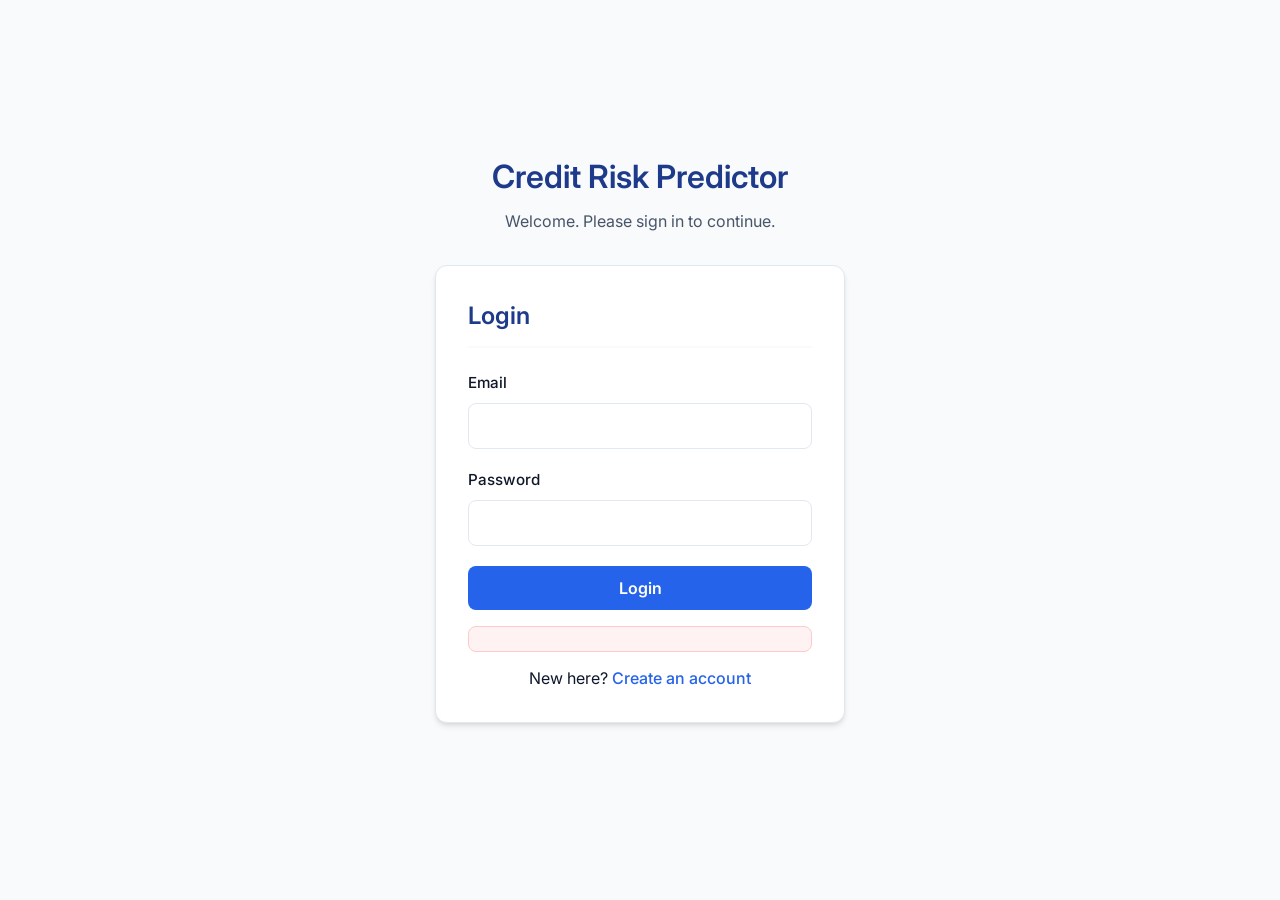
<file: frontend/index.html>
<!DOCTYPE html>
<html lang="en">
<head>
    <meta charset="UTF-8" />
    <meta name="viewport" content="width=device-width, initial-scale=1.0"/>
    <title>Credit Card Scoring Prediction</title>
    <link href="https://fonts.googleapis.com/css2?family=Inter:wght@400;500;600;700&display=swap" rel="stylesheet">
    <link rel="stylesheet" href="style.css"/>
</head>
<body>
    <div class="main-container">
        <div class="navbar">
            <div class="user-info">Bank Logo / Portal</div>
            <div>
                <a href="login.html" class="btn-logout" style="margin-right: 10px;">Login</a>
                <a href="register.html" class="btn-primary" style="padding: 8px 16px;">Register</a>
            </div>
        </div>

        <div class="header">
            <h1>Credit Risk Assessment</h1>
            <p>Enterprise-grade credit eligibility evaluation system</p>
        </div>

        <div class="container">
            <div class="form-section">
                <h2>Enter Your Details</h2>
                <form id="predict-form">
                    <div class="form-group">
                        <label for="age">Age</label>
                        <input type="number" id="age" min="18" max="100" placeholder="Enter your age" required/>
                    </div>
                    <div class="form-group">
                        <label for="income">Annual Income ($)</label>
                        <input type="number" id="income" min="0" placeholder="Enter annual income" required/>
                    </div>
                    <div class="form-group">
                        <label for="credit_score">Credit Score</label>
                        <input type="number" id="credit_score" min="300" max="850" placeholder="Enter credit score (300-850)" required/>
                    </div>
                    <div class="form-group">
                        <label for="loan_amount">Loan Amount ($)</label>
                        <input type="number" id="loan_amount" min="0" placeholder="Enter loan amount" required/>
                    </div>
                    <button type="submit" class="btn-predict">Analyze Risk Profile</button>
                </form>
            </div>

            <div id="result" class="result-section hidden"></div>
        </div>

        <div class="history-section">
            <h2>Prediction History</h2>
            <button id="load-history" class="btn-history">Load History</button>
            <div class="table-wrapper">
                <table id="history-table">
                    <thead>
                        <tr>
                            <th>ID</th><th>Age</th><th>Income</th><th>Credit Score</th><th>Loan Amount</th><th>Result</th><th>Probability</th><th>Time</th>
                        </tr>
                    </thead>
                    <tbody></tbody>
                </table>
            </div>
        </div>
    </div>
    <script src="script.js"></script>
</body>
</html>
</file>
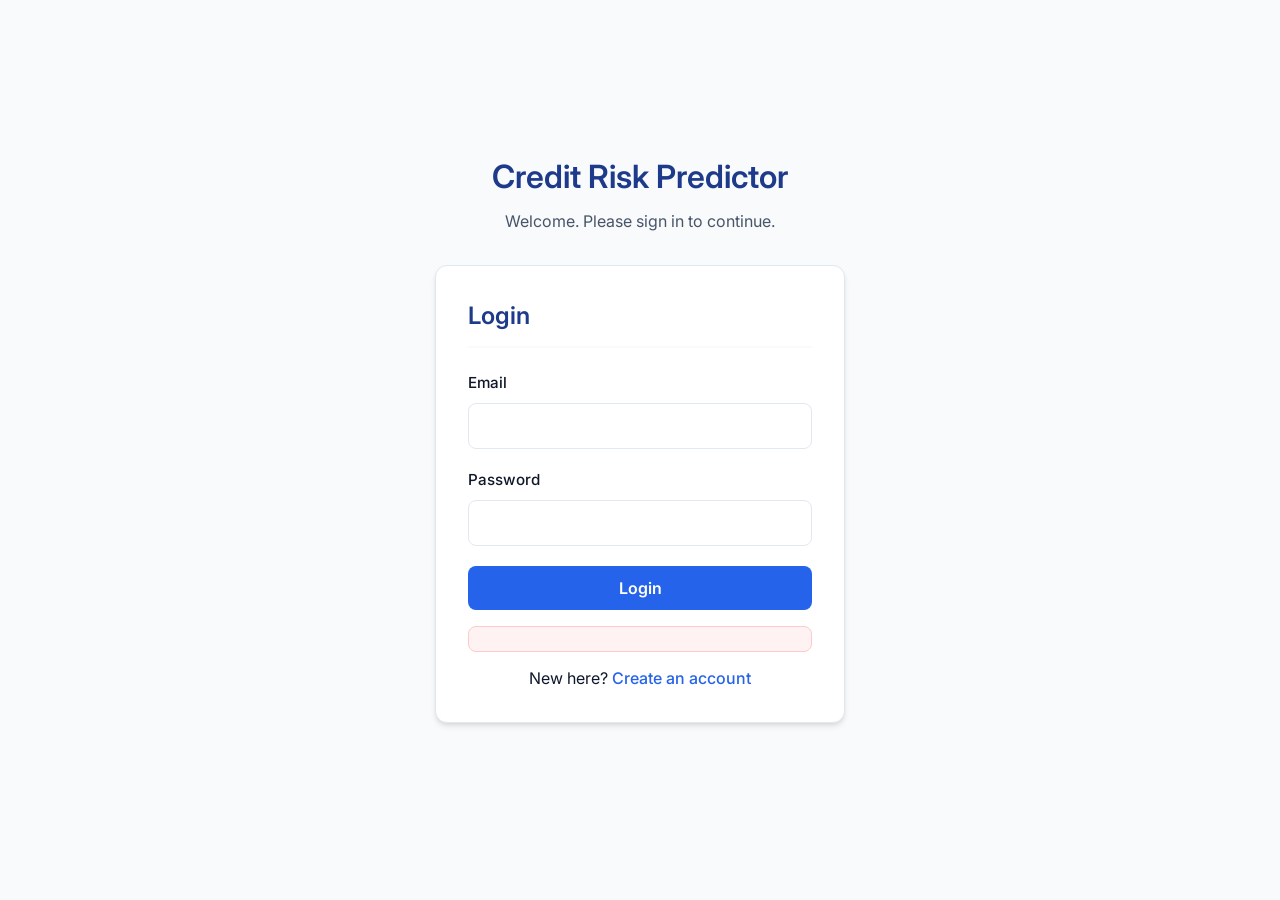
<file: frontend/admin-dashboard.html>
<!DOCTYPE html>
<html lang="en">
<head>
    <meta charset="UTF-8" />
    <meta name="viewport" content="width=device-width, initial-scale=1.0"/>
    <title>Admin Dashboard - Credit Predictor</title>
    <link rel="stylesheet" href="style.css"/>
    <style>
        .navbar {
            display: flex;
            justify-content: space-between;
            align-items: center;
            background: rgba(255, 255, 255, 0.95);
            padding: 15px 30px;
            border-radius: 15px;
            margin-bottom: 20px;
            box-shadow: 0 5px 15px rgba(0,0,0,0.1);
        }
        .user-info { font-weight: bold; color: #333; }
        .btn-logout {
            padding: 8px 15px;
            background: #ff006e;
            color: white;
            border: none;
            border-radius: 8px;
            cursor: pointer;
            font-weight: bold;
        }
        .admin-section {
            background: rgba(255, 255, 255, 0.95);
            border-radius: 25px;
            padding: 30px;
            margin-bottom: 30px;
            box-shadow: 0 10px 30px rgba(0,0,0,0.1);
        }
    </style>
</head>
<body>
    <div class="admin-layout">
        <div class="sidebar">
            <h2>Credit Admin</h2>
            <div class="sidebar-nav">
                <a href="#" class="active">Overview</a>
                <a href="#users-section">Users</a>
                <a href="#applications-section">History</a>
            </div>
            <div style="margin-top: auto;">
                <button class="btn-logout" id="logout-btn" style="width: 100%;">Logout</button>
            </div>
        </div>

        <div class="admin-main">
            <div class="navbar" style="margin-bottom: 30px;">
                <div class="user-info">Welcome, <span id="admin-name">Admin</span>!</div>
                <div>Administrator Dashboard</div>
            </div>

            <div class="stats-grid">
                <div class="stat-card">
                    <span class="label">Total Users</span>
                    <span class="value" id="stat-total-users">0</span>
                </div>
                <div class="stat-card">
                    <span class="label">Total Applications</span>
                    <span class="value" id="stat-total-apps">0</span>
                </div>
                <div class="stat-card">
                    <span class="label">High Risk Cases</span>
                    <span class="value" id="stat-high-risk" style="color: var(--danger-color);">0</span>
                </div>
                <div class="stat-card">
                    <span class="label">System Status</span>
                    <span class="value" style="color: var(--success-color); font-size: 1.2rem;">ONLINE</span>
                </div>
            </div>

            <div id="users-section" class="admin-section">
                <h2>Registered Users</h2>
                <div class="table-wrapper">
                    <table id="users-table">
                        <thead>
                            <tr>
                                <th>ID</th><th>Name</th><th>Email</th><th>Role</th><th>Actions</th>
                            </tr>
                        </thead>
                        <tbody></tbody>
                    </table>
                </div>
            </div>

            <div id="applications-section" class="admin-section">
                <h2>Credit Entry History</h2>
                <div class="search-bar">
                    <input type="text" id="history-search" placeholder="Search by User ID or Amount..." class="form-control" />
                </div>
                <div class="table-wrapper">
                    <table id="apps-table">
                        <thead>
                            <tr>
                                <th>User ID</th><th>Time</th><th>Amount</th><th>Score</th><th>Risk</th><th>Details</th>
                            </tr>
                        </thead>
                        <tbody></tbody>
                    </table>
                </div>
            </div>
        </div>
    </div>

    <!-- Chatbot Widget -->
    <div class="chatbot-widget">
        <button class="chat-button" id="chat-toggle">💬</button>
        <div class="chat-window" id="chat-window">
            <div class="chat-header">
                <span>AI Support Bot</span>
                <button id="chat-close" style="background:none; border:none; color:white; cursor:pointer;">✕</button>
            </div>
            <div class="chat-messages" id="chat-messages">
                <div class="message bot">Hello! I'm your AI assistant. How can I help you manage the system today?</div>
            </div>
            <div class="chat-input-area">
                <input type="text" id="chat-input" placeholder="Type your message..." />
                <button id="chat-send">Send</button>
            </div>
        </div>
    </div>

    <!-- AI Report Modal -->
    <div id="report-modal" class="modal-overlay">
        <div class="modal-content">
            <div class="modal-header">
                <h3>AI Risk Assessment Report</h3>
                <button id="close-modal">✕</button>
            </div>
            <div class="modal-body">
                <pre id="report-text"></pre>
            </div>
            <div class="modal-footer">
                <button class="btn-primary" id="print-report">Download PDF</button>
            </div>
        </div>
    </div>

    <script src="admin.js"></script>
</body>
</html>
</file>
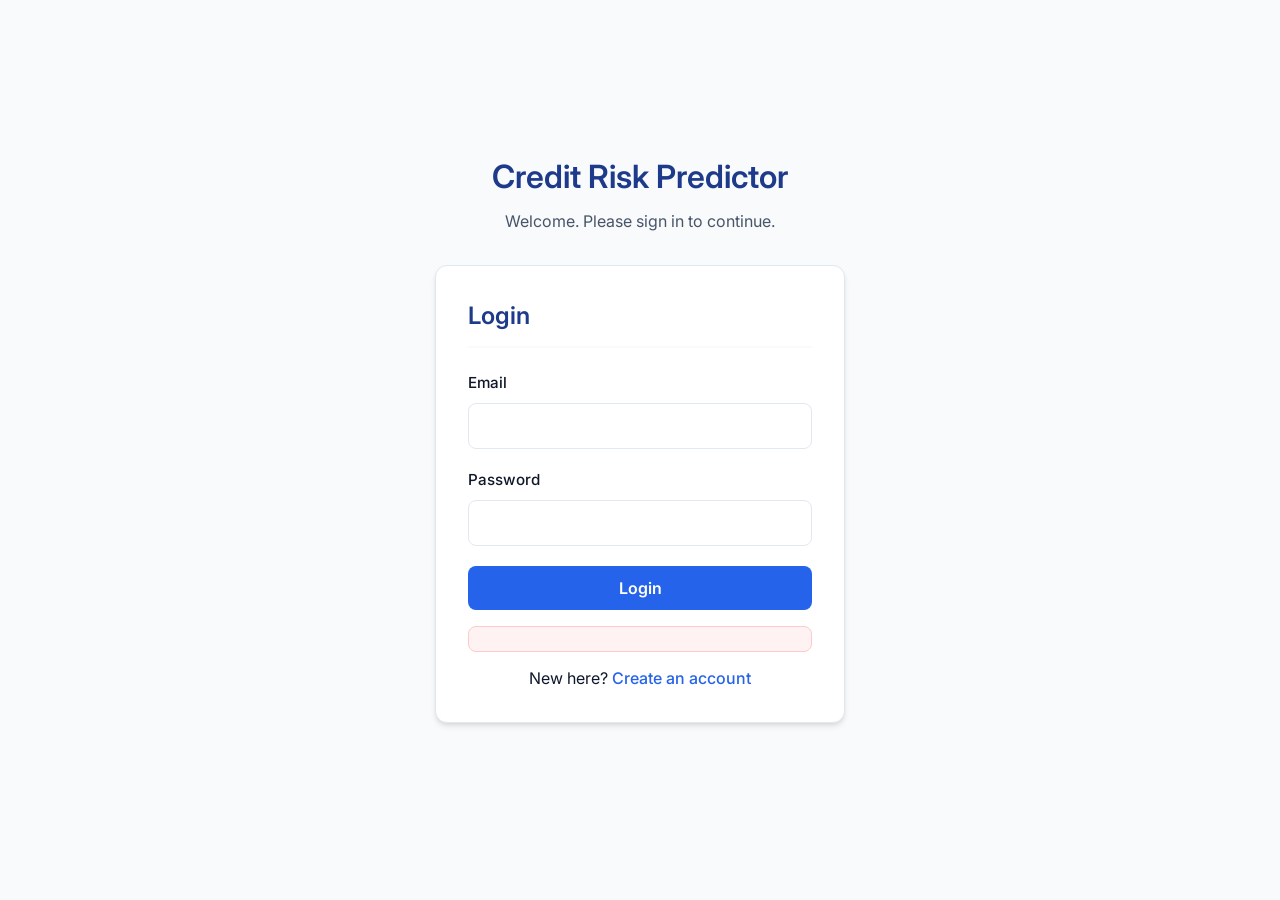
<file: frontend/admin.html>
<!DOCTYPE html>
<html lang="en">
<head>
    <meta charset="UTF-8" />
    <meta name="viewport" content="width=device-width, initial-scale=1.0"/>
    <title>Admin Dashboard - Credit Predictor</title>
    <link href="https://fonts.googleapis.com/css2?family=Inter:wght@400;500;600;700&display=swap" rel="stylesheet">
    <link rel="stylesheet" href="style.css"/>

</head>
<body>
    <div class="main-container">
        <div class="navbar">
            <div class="user-info">Welcome, <span id="admin-name">Admin</span>! (Administrator)</div>
            <button class="btn-logout" id="logout-btn">Logout</button>
        </div>

        <div class="header">
            <h1>Admin Dashboard</h1>
            <p>System Overview & All Applications</p>
        </div>

        <div class="admin-section">
            <h2>Registered Users</h2>
            <div class="table-wrapper">
                <table id="users-table">
                    <thead>
                        <tr>
                            <th>ID</th><th>Name</th><th>Email</th><th>Role</th><th>Actions</th>
                        </tr>
                    </thead>
                    <tbody></tbody>
                </table>
            </div>
        </div>

        <div class="admin-section">
            <h2>Usage Summary</h2>
            <pre id="usage-summary">Loading...</pre>
        </div>

        <div class="admin-section">
            <h2>All Credit Applications</h2>
            <div class="table-wrapper">
                <table id="apps-table">
                    <thead>
                        <tr>
                            <th>User ID</th><th>Time</th><th>Amount</th><th>Score</th><th>Risk</th><th>Details</th>
                        </tr>
                    </thead>
                    <tbody></tbody>
                </table>
            </div>
        </div>
    </div>
    <script src="admin.js"></script>
</body>
</html>
</file>
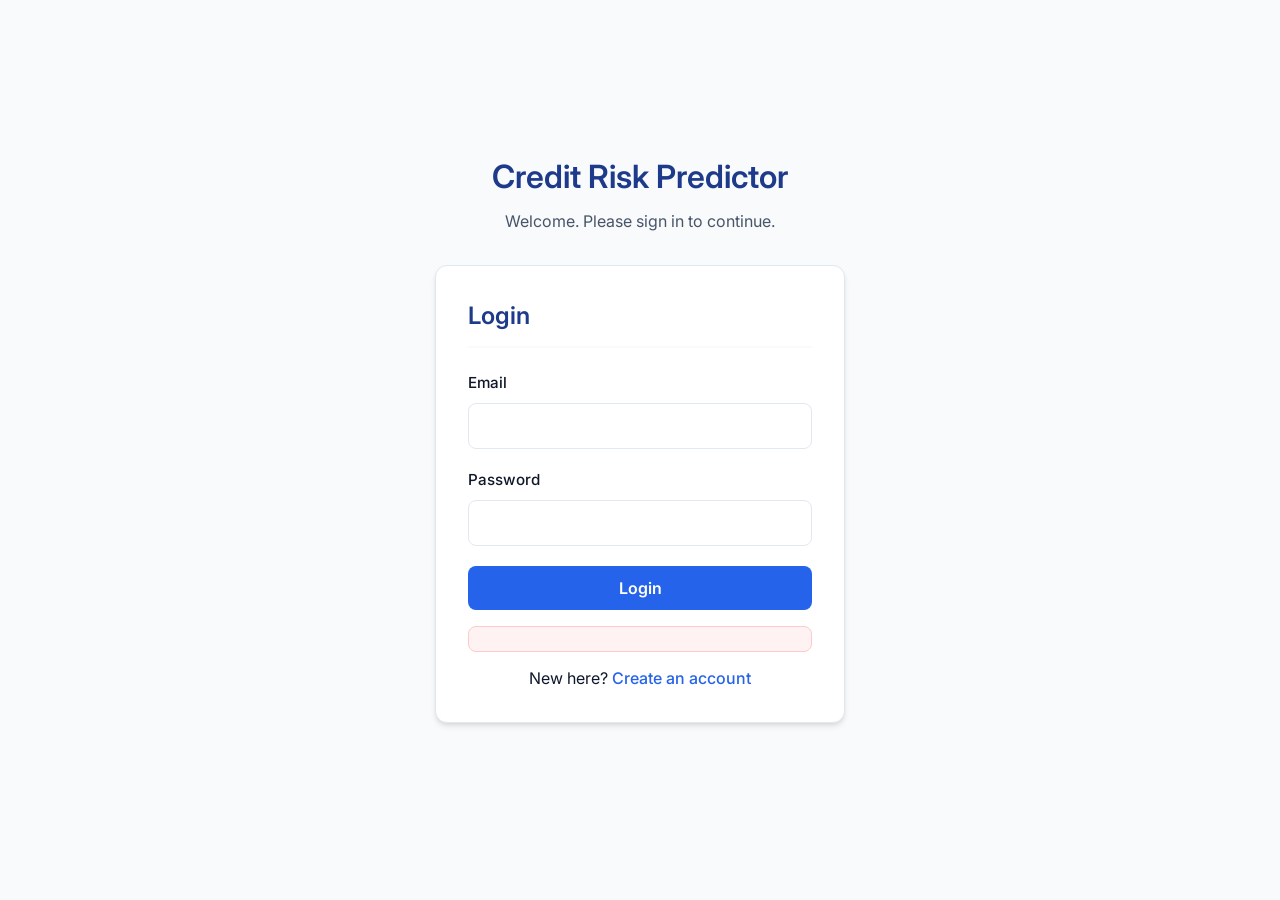
<file: frontend/customer.html>
<!DOCTYPE html>
<html lang="en">
<head>
    <meta charset="UTF-8" />
    <meta name="viewport" content="width=device-width, initial-scale=1.0"/>
    <title>Customer Dashboard - Credit Predictor</title>
    <link href="https://fonts.googleapis.com/css2?family=Inter:wght@400;500;600;700&display=swap" rel="stylesheet">
    <link rel="stylesheet" href="style.css"/>

</head>
<body>
    <div class="main-container">
        <div class="navbar">
            <div class="user-info">Welcome, <span id="user-name">Customer</span>!</div>
            <button class="btn-logout" id="logout-btn">Logout</button>
        </div>

        <div class="header">
            <h1>Credit Risk Predictor</h1>
            <p>Assess your loan eligibility instantly</p>
        </div>

        <div class="container">
            <div class="form-section">
                <h2>New Application</h2>
                <form id="predict-form">
                    <div class="form-group">
                        <label for="age">Age</label>
                        <input type="number" id="age" min="18" max="100" required/>
                    </div>
                    <div class="form-group">
                        <label for="income">Annual Income ($)</label>
                        <input type="number" id="income" min="0" required/>
                    </div>
                    <div class="form-group">
                        <label for="credit_score">Credit Score</label>
                        <input type="number" id="credit_score" min="300" max="850" required/>
                    </div>
                    <div class="form-group">
                        <label for="loan_amount">Loan Amount ($)</label>
                        <input type="number" id="loan_amount" min="0" required/>
                    </div>
                    <div class="form-group">
                        <label for="employment_status">Employment Status</label>
                        <select id="employment_status" required>
                            <option value="EMPLOYED">Employed</option>
                            <option value="SELF_EMPLOYED">Self Employed</option>
                            <option value="UNEMPLOYED">Unemployed</option>
                        </select>
                    </div>
                    <div class="form-group">
                        <label for="credit_utilization">Credit Utilization (%)</label>
                        <input type="number" id="credit_utilization" min="0" max="100" step="0.1" required/>
                    </div>
                    <div class="form-group">
                        <label for="existing_loans">Existing Loans (Count)</label>
                        <input type="number" id="existing_loans" min="0" required/>
                    </div>
                    <div class="form-group">
                        <label for="payment_history">Payment History</label>
                        <select id="payment_history" required>
                            <option value="GOOD">Good (No late payments)</option>
                            <option value="FAIR">Fair (Few late payments)</option>
                            <option value="POOR">Poor (Frequent defaults)</option>
                        </select>
                    </div>
                    <button type="submit" class="btn-predict">Analyze Risk</button>
                </form>
            </div>

            <div id="result" class="result-section hidden"></div>
        </div>

        <div class="history-section">
            <h2>My History</h2>
            <button id="load-history" class="btn-history">Refresh History</button>
            <div class="table-wrapper">
                <table id="history-table">
                    <thead>
                        <tr>
                            <th>Time</th><th>Amount</th><th>Score</th><th>Risk</th><th>Details</th>
                        </tr>
                    </thead>
                    <tbody></tbody>
                </table>
            </div>
        </div>
    </div>
    <script src="customer.js"></script>
</body>
</html>
</file>
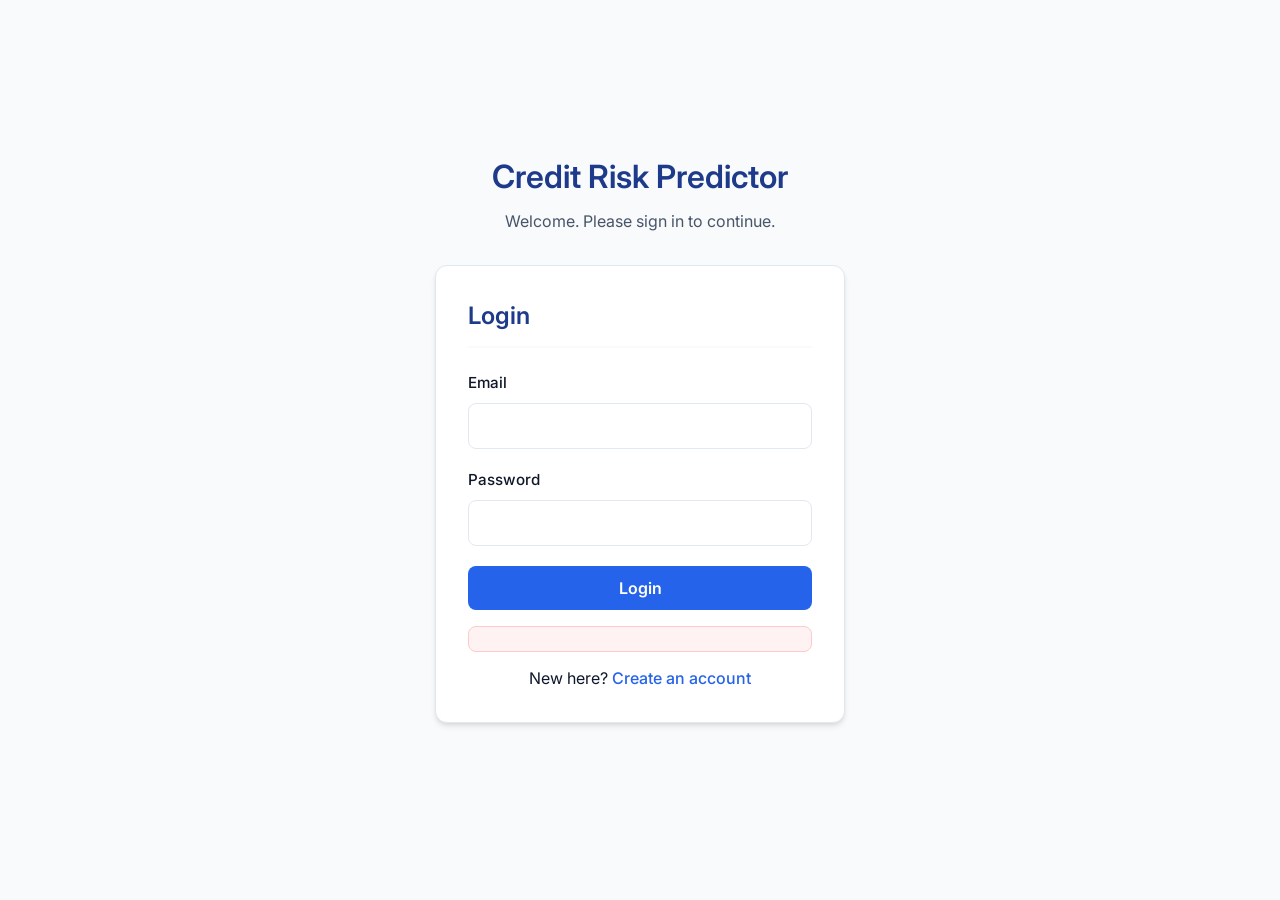
<file: frontend/login.html>
<!DOCTYPE html>
<html lang="en">
<head>
    <meta charset="UTF-8">
    <meta name="viewport" content="width=device-width, initial-scale=1.0">
    <title>Auth - Credit Card Risk Prediction</title>
    <link rel="stylesheet" href="style.css">
    <link href="https://fonts.googleapis.com/css2?family=Inter:wght@400;500;600;700&display=swap" rel="stylesheet">
</head>
<body class="auth-body">
    <div class="auth-wrapper">
        <div class="auth-header">
            <h1>Credit Risk Predictor</h1>
            <p>Welcome. Please sign in to continue.</p>
        </div>
        <div class="auth-container">
            <div class="auth-box">
                <h2>Login</h2>
                <form id="login-form">
                    <div class="form-group">
                        <label>Email</label>
                        <input type="email" id="login-email" required>
                    </div>
                    <div class="form-group">
                        <label>Password</label>
                        <input type="password" id="login-password" required>
                    </div>
                    <button type="submit" class="btn-primary">Login</button>
                </form>
                <div id="login-error" class="error-message hidden"></div>
                <p style="margin-top: 14px; text-align: center;">
                    New here? <a href="register.html">Create an account</a>
                </p>
            </div>
        </div>
    </div>
    <script src="auth.js"></script>
</body>
</html>
</file>
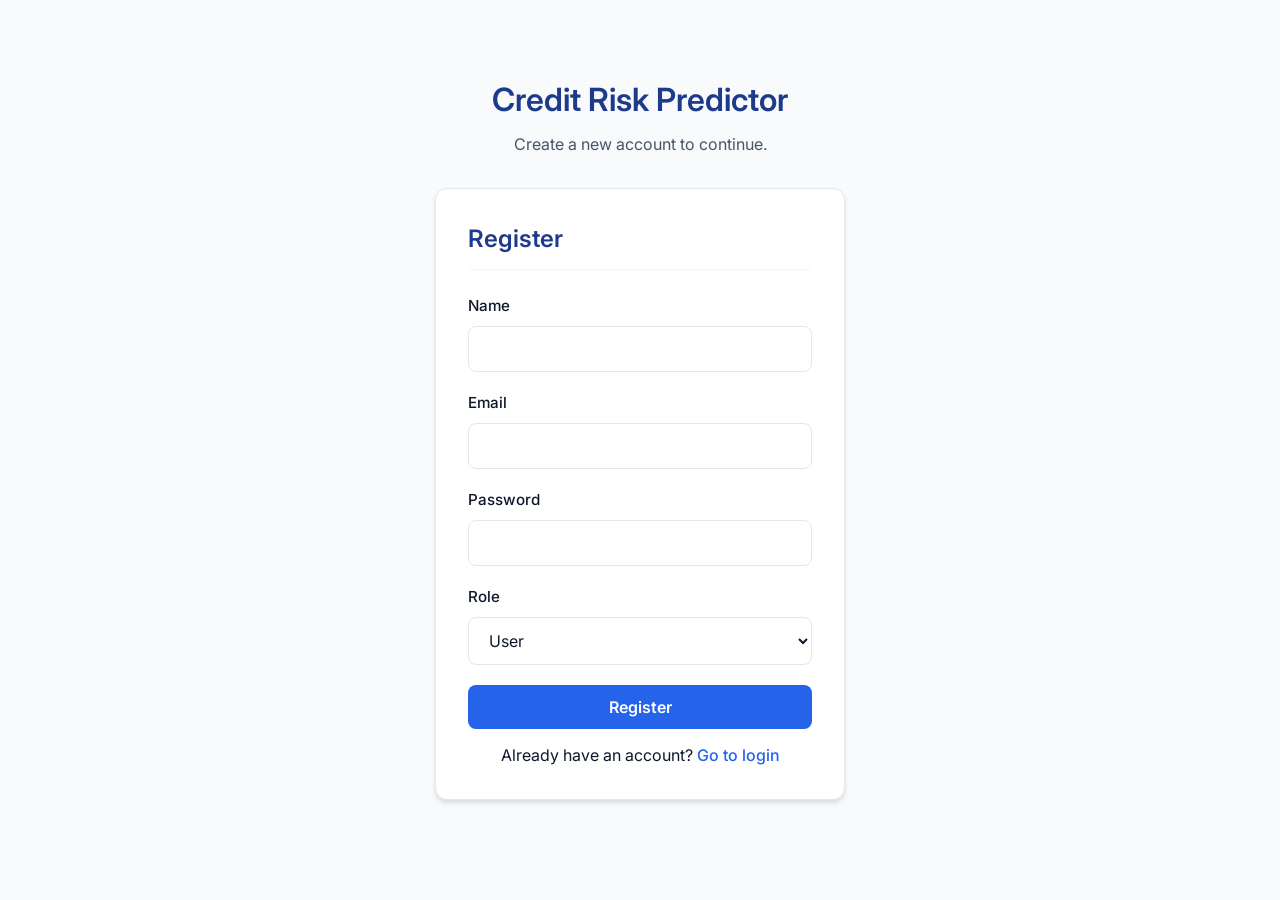
<file: frontend/register.html>
<!DOCTYPE html>
<html lang="en">
<head>
    <meta charset="UTF-8">
    <meta name="viewport" content="width=device-width, initial-scale=1.0">
    <title>Register - Credit Card Risk Prediction</title>
    <link rel="stylesheet" href="style.css">
    <link href="https://fonts.googleapis.com/css2?family=Inter:wght@400;500;600;700&display=swap" rel="stylesheet">
</head>
<body class="auth-body">
    <div class="auth-wrapper">
        <div class="auth-header">
            <h1>Credit Risk Predictor</h1>
            <p>Create a new account to continue.</p>
        </div>
        <div class="auth-container">
            <div class="auth-box">
                <h2>Register</h2>
                <form id="register-form">
                    <div class="form-group">
                        <label>Name</label>
                        <input type="text" id="register-name" required>
                    </div>
                    <div class="form-group">
                        <label>Email</label>
                        <input type="email" id="register-email" required>
                    </div>
                    <div class="form-group">
                        <label>Password</label>
                        <input type="password" id="register-password" required>
                    </div>
                    <div class="form-group">
                        <label>Role</label>
                        <select id="register-role">
                            <option value="USER">User</option>
                            <option value="ADMIN">Admin</option>
                        </select>
                    </div>
                    <button type="submit" class="btn-secondary">Register</button>
                </form>
                <div id="register-msg" class="hidden"></div>
                <p style="margin-top: 14px; text-align: center;">
                    Already have an account? <a href="login.html">Go to login</a>
                </p>
            </div>
        </div>
    </div>
    <script src="auth.js"></script>
</body>
</html>
</file>
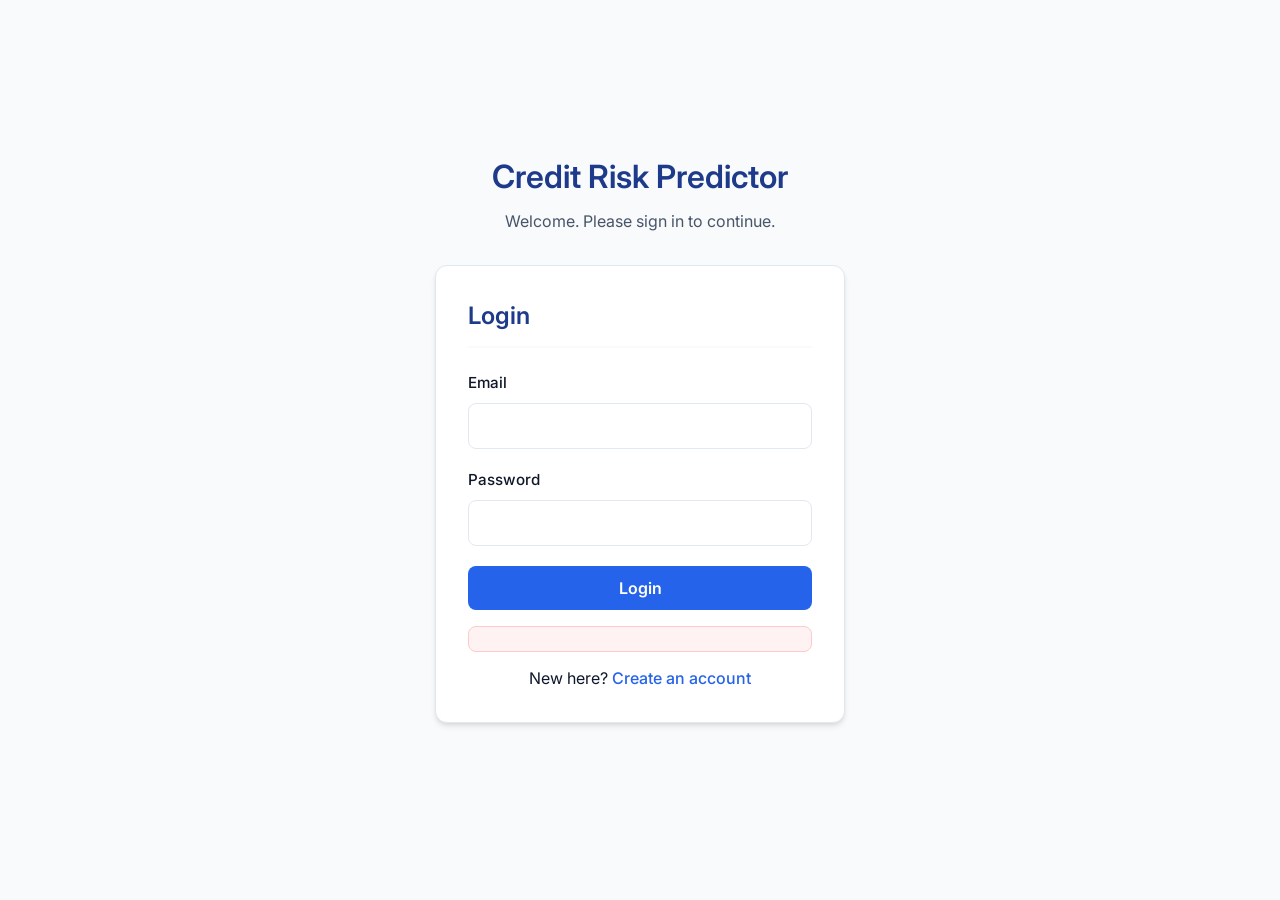
<file: frontend/user-dashboard.html>
<!DOCTYPE html>
<html lang="en">
<head>
    <meta charset="UTF-8" />
    <meta name="viewport" content="width=device-width, initial-scale=1.0"/>
    <title>User Dashboard - Credit Predictor</title>
    <link rel="stylesheet" href="style.css"/>
    <style>
        .navbar {
            display: flex;
            justify-content: space-between;
            align-items: center;
            background: rgba(255, 255, 255, 0.95);
            padding: 15px 30px;
            border-radius: 15px;
            margin-bottom: 20px;
            box-shadow: 0 5px 15px rgba(0,0,0,0.1);
        }
        .user-info { font-weight: bold; color: #333; }
        .btn-logout {
            padding: 8px 15px;
            background: #ff006e;
            color: white;
            border: none;
            border-radius: 8px;
            cursor: pointer;
            font-weight: bold;
        }
        .llm-explanation {
            margin-top: 15px;
            padding: 15px;
            background: rgba(255, 255, 255, 0.2);
            border-radius: 10px;
            border-left: 4px solid #ffbe0b;
            font-style: italic;
            font-size: 0.9em;
        }
    </style>
</head>
<body>
    <div class="main-container">
        <div class="navbar">
            <div class="user-info">Welcome, <span id="user-name">User</span>!</div>
            <button class="btn-logout" id="logout-btn">Logout</button>
        </div>

        <div class="header">
            <h1>Credit Risk Predictor</h1>
            <p>Assess your loan eligibility instantly</p>
        </div>

        <div class="container">
            <div class="form-section">
                <h2>New Application</h2>
                <form id="predict-form">
                    <div class="form-group">
                        <label for="gender">Gender</label>
                        <select id="gender" required>
                            <option value="Male">Male</option>
                            <option value="Female">Female</option>
                            <option value="Other">Other</option>
                        </select>
                    </div>
                    <div class="form-group">
                        <label for="age">Age</label>
                        <input type="number" id="age" min="18" max="100" required/>
                    </div>
                    <div class="form-group">
                        <label for="education">Education</label>
                        <select id="education" required>
                            <option value="High School">High School</option>
                            <option value="Bachelor">Bachelor</option>
                            <option value="Master">Master</option>
                            <option value="PhD">PhD</option>
                        </select>
                    </div>
                    <div class="form-group">
                        <label for="income">Annual Income ($)</label>
                        <input type="number" id="income" min="0" required/>
                    </div>
                    <div class="form-group">
                        <label for="debt">Total Debt ($)</label>
                        <input type="number" id="debt" min="0" required/>
                    </div>
                    <div class="form-group">
                        <label for="credit_score">Credit Score</label>
                        <input type="number" id="credit_score" min="300" max="850" required/>
                    </div>
                    <div class="form-group">
                        <label for="loan_amount">Loan Amount ($)</label>
                        <input type="number" id="loan_amount" min="0" required/>
                    </div>
                    <div class="form-group">
                        <label for="loan_term">Loan Term (Months)</label>
                        <input type="number" id="loan_term" min="1" max="360" required/>
                    </div>
                    <div class="form-group">
                        <label for="num_credit_cards">Number of Credit Cards</label>
                        <input type="number" id="num_credit_cards" min="0" required/>
                    </div>
                    <div class="form-group">
                        <label for="employment_status">Employment Status</label>
                        <select id="employment_status" required>
                            <option value="Employed">Employed</option>
                            <option value="Self-Employed">Self-Employed</option>
                            <option value="Unemployed">Unemployed</option>
                        </select>
                    </div>
                    <div class="form-group">
                        <label for="payment_history">Payment History</label>
                        <select id="payment_history" required>
                            <option value="Good">Good</option>
                            <option value="Average">Average</option>
                            <option value="Bad">Bad</option>
                        </select>
                    </div>
                    <div class="form-group">
                        <label for="residence_type">Residence Type</label>
                        <select id="residence_type" required>
                            <option value="Owned">Owned</option>
                            <option value="Rented">Rented</option>
                            <option value="Mortgaged">Mortgaged</option>
                        </select>
                    </div>
                    <div class="form-group">
                        <label for="marital_status">Marital Status</label>
                        <select id="marital_status" required>
                            <option value="Single">Single</option>
                            <option value="Married">Married</option>
                            <option value="Divorced">Divorced</option>
                        </select>
                    </div>
                    <button type="submit" class="btn-predict">Analyze Risk</button>
                </form>
            </div>

            <div id="result" class="result-section hidden"></div>
        </div>

        <div class="history-section">
            <h2>My History</h2>
            <button id="load-history" class="btn-history">Refresh History</button>
            <div class="table-wrapper">
                <table id="history-table">
                    <thead>
                        <tr>
                            <th>Time</th><th>Amount</th><th>Score</th><th>Risk</th><th>Details</th>
                        </tr>
                    </thead>
                    <tbody></tbody>
                </table>
            </div>
        </div>
    </div>
    <script src="customer.js"></script>
</body>
</html>
</file>
<file: frontend/style.css>
/* Professional Banking UI Styles */
:root {
    --bg-color: #f8fafc;
    --surface-color: #ffffff;
    --primary-color: #1e3a8a; /* Deep Navy */
    --primary-hover: #1e40af;
    --secondary-color: #2563eb; /* Action Blue */
    --secondary-hover: #1d4ed8;
    --text-main: #0f172a;
    --text-muted: #475569;
    --border-color: #e2e8f0;
    --success-color: #059669;
    --warning-color: #d97706;
    --danger-color: #dc2626;
    
    --shadow-sm: 0 1px 2px 0 rgba(0, 0, 0, 0.05);
    --shadow-md: 0 4px 6px -1px rgba(0, 0, 0, 0.1), 0 2px 4px -1px rgba(0, 0, 0, 0.06);
    --shadow-lg: 0 10px 15px -3px rgba(0, 0, 0, 0.1), 0 4px 6px -2px rgba(0, 0, 0, 0.05);
    
    --radius-sm: 4px;
    --radius-md: 8px;
    --radius-lg: 12px;
}

* {
    margin: 0;
    padding: 0;
    box-sizing: border-box;
}

body {
    font-family: 'Inter', -apple-system, BlinkMacSystemFont, 'Segoe UI', Roboto, Helvetica, Arial, sans-serif;
    background-color: var(--bg-color);
    color: var(--text-main);
    line-height: 1.5;
    min-height: 100vh;
}

/* Typography */
h1, h2, h3, h4, h5, h6 {
    color: var(--text-main);
    font-weight: 600;
    margin-bottom: 0.5em;
}

a {
    color: var(--secondary-color);
    text-decoration: none;
    font-weight: 500;
    transition: color 0.2s ease;
}

a:hover {
    color: var(--secondary-hover);
    text-decoration: underline;
}

/* Layout */
.main-container {
    max-width: 1200px;
    margin: 0 auto;
    padding: 20px;
}

/* Navbar */
.navbar {
    display: flex;
    justify-content: space-between;
    align-items: center;
    background-color: var(--surface-color);
    padding: 16px 24px;
    border-radius: var(--radius-lg);
    box-shadow: var(--shadow-sm);
    border: 1px solid var(--border-color);
    margin-bottom: 24px;
}

.user-info {
    font-weight: 600;
    color: var(--primary-color);
    font-size: 1.1em;
}

/* Header Sections */
.header {
    text-align: center;
    margin-bottom: 32px;
    padding: 24px 0;
}

.header h1 {
    font-size: 2.5rem;
    font-weight: 700;
    color: var(--primary-color);
    letter-spacing: -0.02em;
}

.header p {
    font-size: 1.1rem;
    color: var(--text-muted);
}

/* Cards / Containers */
.container, .admin-section, .history-section, .auth-box {
    background-color: var(--surface-color);
    border-radius: var(--radius-lg);
    box-shadow: var(--shadow-md);
    border: 1px solid var(--border-color);
    padding: 32px;
    margin-bottom: 24px;
}

.form-section {
    padding: 0;
    background: transparent;
    border: none;
    box-shadow: none;
}

.form-section h2, .admin-section h2, .history-section h2, .auth-box h2 {
    font-size: 1.5rem;
    color: var(--primary-color);
    margin-bottom: 24px;
    padding-bottom: 12px;
    border-bottom: 2px solid var(--bg-color);
}

/* Forms */
form {
    display: flex;
    flex-direction: column;
    gap: 20px;
}

.form-group {
    display: flex;
    flex-direction: column;
    gap: 8px;
}

label {
    font-weight: 500;
    font-size: 0.95rem;
    color: var(--text-main);
}

input, select {
    width: 100%;
    padding: 12px 16px;
    border: 1px solid var(--border-color);
    border-radius: var(--radius-md);
    font-size: 1rem;
    color: var(--text-main);
    background-color: var(--surface-color);
    transition: all 0.2s ease;
    font-family: inherit;
}

input::placeholder {
    color: #94a3b8;
}

input:focus, select:focus {
    outline: none;
    border-color: var(--secondary-color);
    box-shadow: 0 0 0 3px rgba(37, 99, 235, 0.1);
}

/* Buttons */
button {
    font-family: inherit;
}

.btn-predict, .btn-primary, .btn-secondary, .btn-history {
    padding: 12px 24px;
    background-color: var(--secondary-color);
    color: white;
    border: none;
    border-radius: var(--radius-md);
    font-size: 1rem;
    font-weight: 600;
    cursor: pointer;
    transition: background-color 0.2s ease, transform 0.1s ease;
    display: inline-flex;
    justify-content: center;
    align-items: center;
}

.btn-predict:hover, .btn-primary:hover, .btn-secondary:hover, .btn-history:hover {
    background-color: var(--secondary-hover);
}

.btn-predict:active, .btn-primary:active, .btn-secondary:active, .btn-history:active {
    transform: translateY(1px);
}

.btn-logout {
    padding: 8px 16px;
    background-color: transparent;
    color: var(--text-muted);
    border: 1px solid var(--border-color);
    border-radius: var(--radius-md);
    font-weight: 500;
    cursor: pointer;
    transition: all 0.2s ease;
}

.btn-logout:hover {
    background-color: var(--bg-color);
    color: var(--text-main);
    border-color: #cbd5e1;
}

/* Results Section */
.result-section {
    background-color: #eff6ff; /* Light blue background */
    border: 1px solid #bfdbfe;
    color: var(--primary-color);
    padding: 24px;
    border-radius: var(--radius-md);
    margin-top: 24px;
    font-size: 1.1rem;
    line-height: 1.6;
}

.result-section.hidden {
    display: none;
}

.result-section strong {
    font-weight: 700;
    color: var(--text-main);
}

/* Tables */
.table-wrapper {
    overflow-x: auto;
    border: 1px solid var(--border-color);
    border-radius: var(--radius-md);
}

table {
    width: 100%;
    border-collapse: collapse;
    text-align: left;
    font-size: 0.95rem;
}

thead {
    background-color: #f1f5f9;
}

th {
    padding: 16px;
    font-weight: 600;
    color: var(--text-muted);
    text-transform: uppercase;
    font-size: 0.85rem;
    letter-spacing: 0.05em;
    border-bottom: 1px solid var(--border-color);
}

td {
    padding: 16px;
    border-bottom: 1px solid var(--border-color);
    color: var(--text-main);
    vertical-align: middle;
}

tr:last-child td {
    border-bottom: none;
}

tr:hover td {
    background-color: #f8fafc;
}

/* LLM Explanation */
.llm-explanation {
    margin-top: 16px;
    padding: 16px;
    background-color: #f1f5f9;
    border-radius: var(--radius-md);
    border-left: 4px solid var(--primary-color);
    font-size: 0.95rem;
    color: var(--text-muted);
    line-height: 1.6;
}

/* Auth Pages Specifics */
.auth-body {
    display: flex;
    align-items: center;
    justify-content: center;
    min-height: 100vh;
    background-color: var(--bg-color);
}

.auth-wrapper {
    width: 100%;
    max-width: 450px;
    padding: 20px;
}

.auth-header {
    text-align: center;
    margin-bottom: 32px;
}

.auth-header h1 {
    font-size: 2rem;
    color: var(--primary-color);
    margin-bottom: 8px;
}

.auth-header p {
    color: var(--text-muted);
}

.error-message {
    margin-top: 16px;
    padding: 12px;
    background-color: #fef2f2;
    border: 1px solid #fecaca;
    color: var(--danger-color);
    border-radius: var(--radius-md);
    font-size: 0.9rem;
    text-align: center;
}

/* Dashboard Grid Layouts (Optional, for wider screens) */
@media (min-width: 768px) {
    .dashboard-grid {
        display: grid;
        grid-template-columns: 1fr 2fr;
        gap: 24px;
        align-items: start;
    }
}

/* Admin Usage Summary Pre */
pre#usage-summary {
    background-color: #1e293b;
    color: #e2e8f0;
    padding: 20px;
    border-radius: var(--radius-md);
    font-family: 'SFMono-Regular', Consolas, 'Liberation Mono', Menlo, monospace;
    font-size: 0.9rem;
    overflow-x: auto;
}

/* Responsive adjustments */
@media (max-width: 640px) {
    .header h1 {
        font-size: 2rem;
    }
    .container, .admin-section, .history-section, .auth-box {
        padding: 20px;
    }
    th, td {
        padding: 12px;
    }
}

/* Admin Dashboard Redesign */
.admin-layout {
    display: flex;
    min-height: 100vh;
}

.sidebar {
    width: 260px;
    background: var(--primary-color);
    color: white;
    padding: 30px 20px;
    display: flex;
    flex-direction: column;
    gap: 20px;
    position: fixed;
    height: 100vh;
}

.sidebar h2 {
    color: white;
    font-size: 1.5rem;
    margin-bottom: 20px;
    border-bottom: 1px solid rgba(255,255,255,0.1);
    padding-bottom: 10px;
}

.sidebar-nav {
    display: flex;
    flex-direction: column;
    gap: 10px;
}

.sidebar-nav a {
    color: rgba(255,255,255,0.7);
    padding: 12px 15px;
    border-radius: var(--radius-md);
    transition: all 0.2s;
}

.sidebar-nav a:hover, .sidebar-nav a.active {
    background: rgba(255,255,255,0.1);
    color: white;
    text-decoration: none;
}

.admin-main {
    flex: 1;
    margin-left: 260px;
    padding: 30px;
    background: #f1f5f9;
}

.stats-grid {
    display: grid;
    grid-template-columns: repeat(auto-fit, minmax(200px, 1fr));
    gap: 20px;
    margin-bottom: 30px;
}

.stat-card {
    background: white;
    padding: 24px;
    border-radius: var(--radius-lg);
    box-shadow: var(--shadow-sm);
    border: 1px solid var(--border-color);
    display: flex;
    flex-direction: column;
    gap: 8px;
}

.stat-card .label {
    font-size: 0.85rem;
    color: var(--text-muted);
    font-weight: 600;
    text-transform: uppercase;
}

.stat-card .value {
    font-size: 1.8rem;
    font-weight: 700;
    color: var(--primary-color);
}

/* Chatbot Styles */
.chatbot-widget {
    position: fixed;
    bottom: 30px;
    right: 30px;
    z-index: 1000;
}

.chat-button {
    width: 60px;
    height: 60px;
    border-radius: 50%;
    background: var(--secondary-color);
    color: white;
    border: none;
    box-shadow: var(--shadow-lg);
    cursor: pointer;
    font-size: 24px;
    display: flex;
    align-items: center;
    justify-content: center;
    transition: transform 0.2s;
}

.chat-button:hover {
    transform: scale(1.1);
}

.chat-window {
    position: absolute;
    bottom: 80px;
    right: 0;
    width: 350px;
    height: 450px;
    background: white;
    border-radius: var(--radius-lg);
    box-shadow: var(--shadow-lg);
    display: none;
    flex-direction: column;
    overflow: hidden;
    border: 1px solid var(--border-color);
}

.chat-window.active {
    display: flex;
}

.chat-header {
    background: var(--primary-color);
    color: white;
    padding: 15px 20px;
    display: flex;
    justify-content: space-between;
    align-items: center;
}

.chat-messages {
    flex: 1;
    padding: 15px;
    overflow-y: auto;
    display: flex;
    flex-direction: column;
    gap: 10px;
}

.message {
    padding: 10px 15px;
    border-radius: 15px;
    max-width: 80%;
    font-size: 0.9rem;
}

.message.user {
    align-self: flex-end;
    background: var(--secondary-color);
    color: white;
    border-bottom-right-radius: 2px;
}

.message.bot {
    align-self: flex-start;
    background: #f1f5f9;
    color: var(--text-main);
    border-bottom-left-radius: 2px;
}

.chat-input-area {
    padding: 15px;
    border-top: 1px solid var(--border-color);
    display: flex;
    gap: 10px;
}

.chat-input-area input {
    flex: 1;
    padding: 8px 12px;
    border: 1px solid var(--border-color);
    border-radius: var(--radius-md);
}

.chat-input-area button {
    padding: 8px 15px;
    background: var(--secondary-color);
    color: white;
    border: none;
    border-radius: var(--radius-md);
    cursor: pointer;
}

.search-bar {
    margin-bottom: 20px;
    display: flex;
    gap: 10px;
}

.search-bar input {
    max-width: 300px;
}

/* Modal Styles */
.modal-overlay {
    position: fixed;
    top: 0;
    left: 0;
    width: 100%;
    height: 100%;
    background: rgba(0,0,0,0.6);
    display: none;
    align-items: center;
    justify-content: center;
    z-index: 2000;
}

.modal-overlay.active {
    display: flex;
}

.modal-content {
    background: white;
    width: 90%;
    max-width: 600px;
    border-radius: var(--radius-lg);
    box-shadow: var(--shadow-lg);
    overflow: hidden;
    animation: slideUp 0.3s ease-out;
}

@keyframes slideUp {
    from { transform: translateY(20px); opacity: 0; }
    to { transform: translateY(0); opacity: 1; }
}

.modal-header {
    background: var(--primary-color);
    color: white;
    padding: 20px;
    display: flex;
    justify-content: space-between;
    align-items: center;
}

.modal-body {
    padding: 30px;
    max-height: 70vh;
    overflow-y: auto;
}

#report-text {
    white-space: pre-wrap;
    font-family: inherit;
    font-size: 1rem;
    line-height: 1.6;
    color: var(--text-main);
}

.modal-footer {
    padding: 20px;
    border-top: 1px solid var(--border-color);
    text-align: right;
}

#close-modal {
    background: none;
    border: none;
    color: white;
    font-size: 1.5rem;
    cursor: pointer;
}

.btn-report {
    background: linear-gradient(135deg, #3a8dfd 0%, #1e62d0 100%);
    color: white;
    border: none;
    padding: 8px 16px;
    border-radius: 6px;
    cursor: pointer;
    font-weight: 500;
    transition: all 0.3s ease;
}

.btn-report:hover {
    transform: translateY(-2px);
    box-shadow: 0 4px 10px rgba(58, 141, 253, 0.3);
}
</file>
